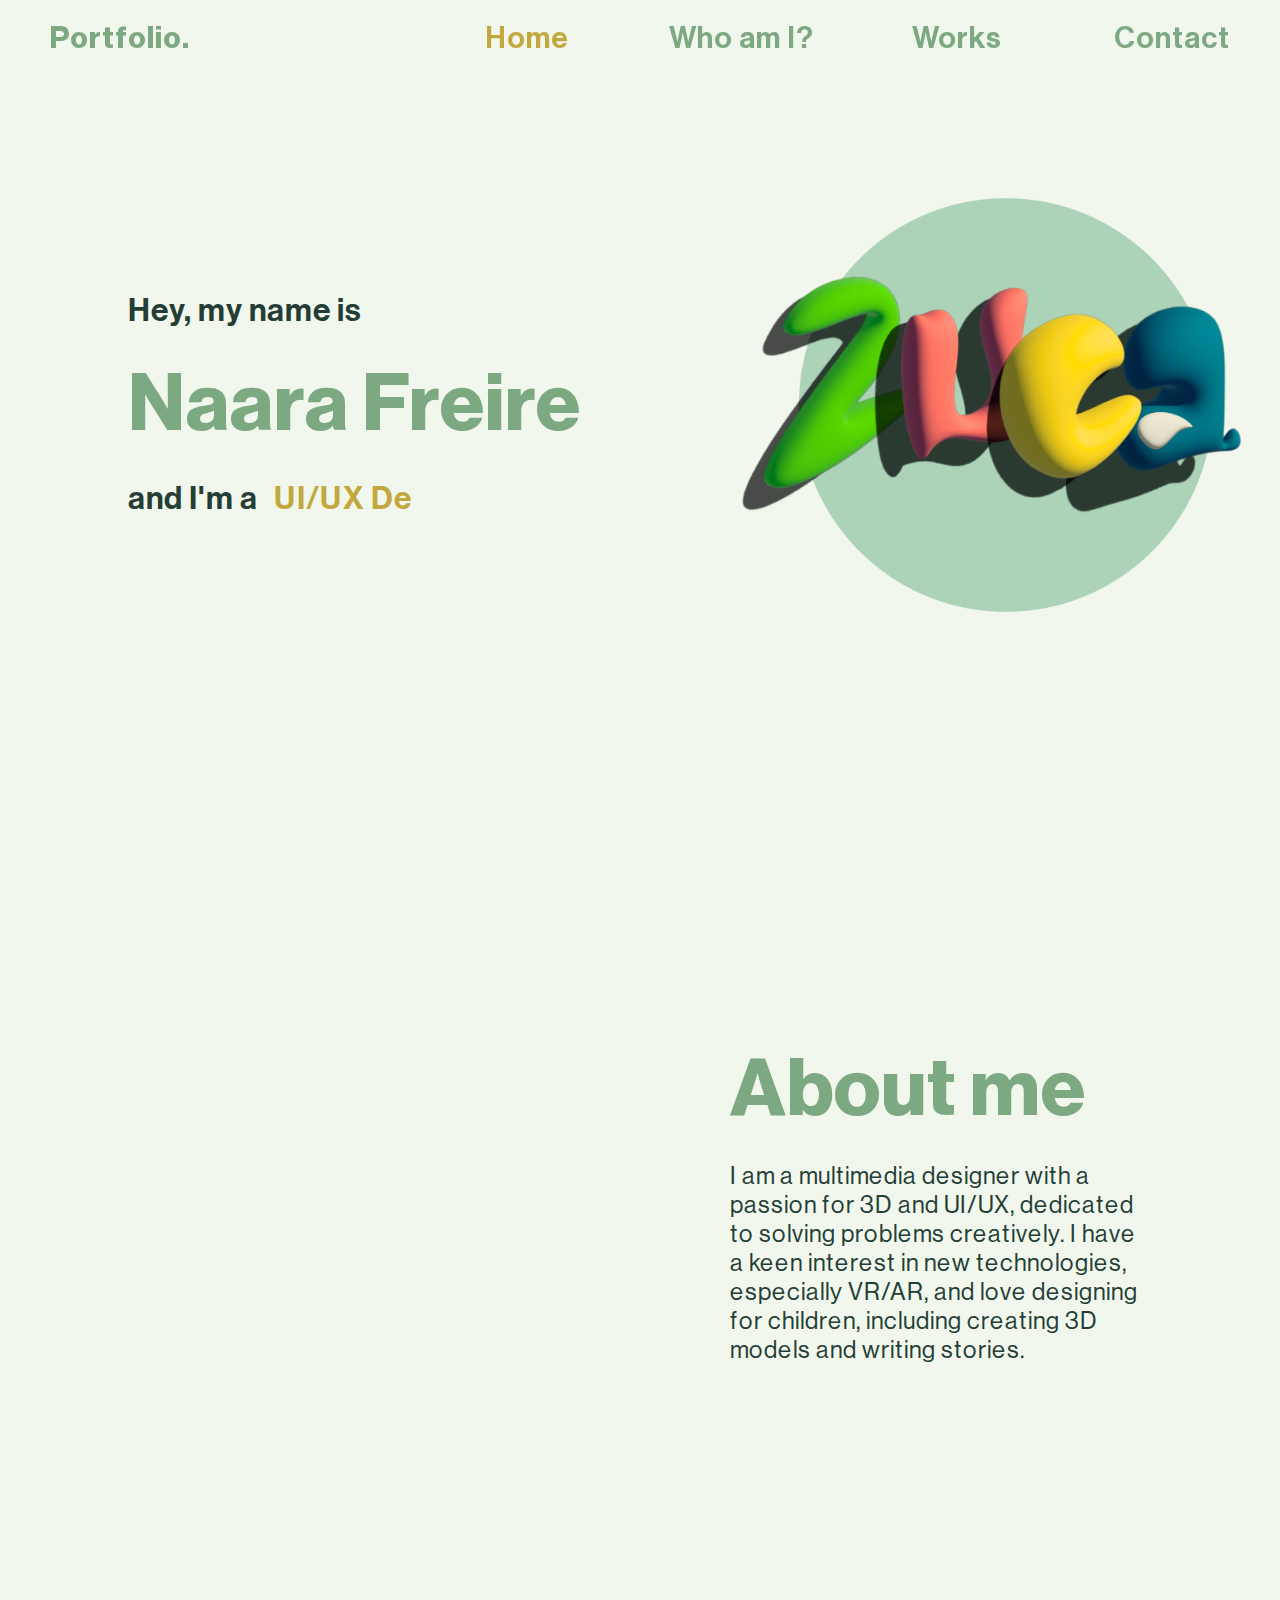
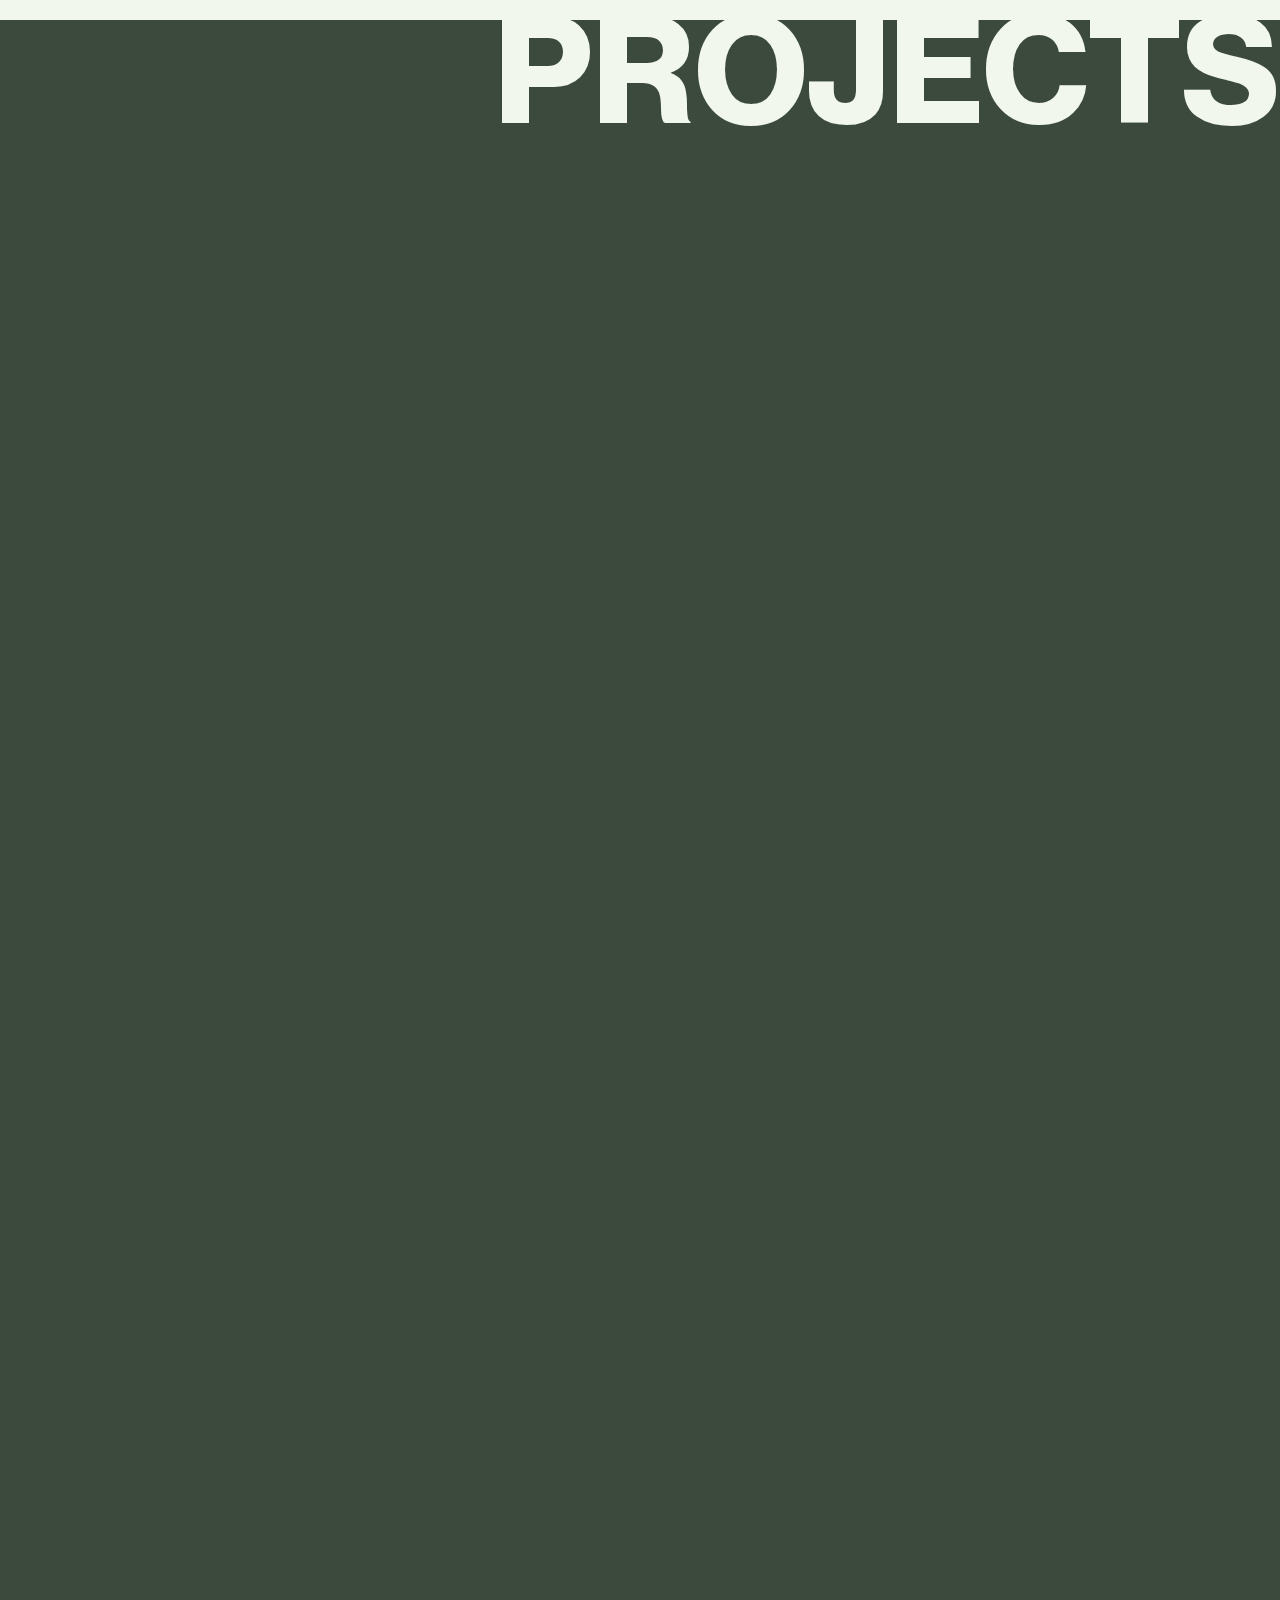
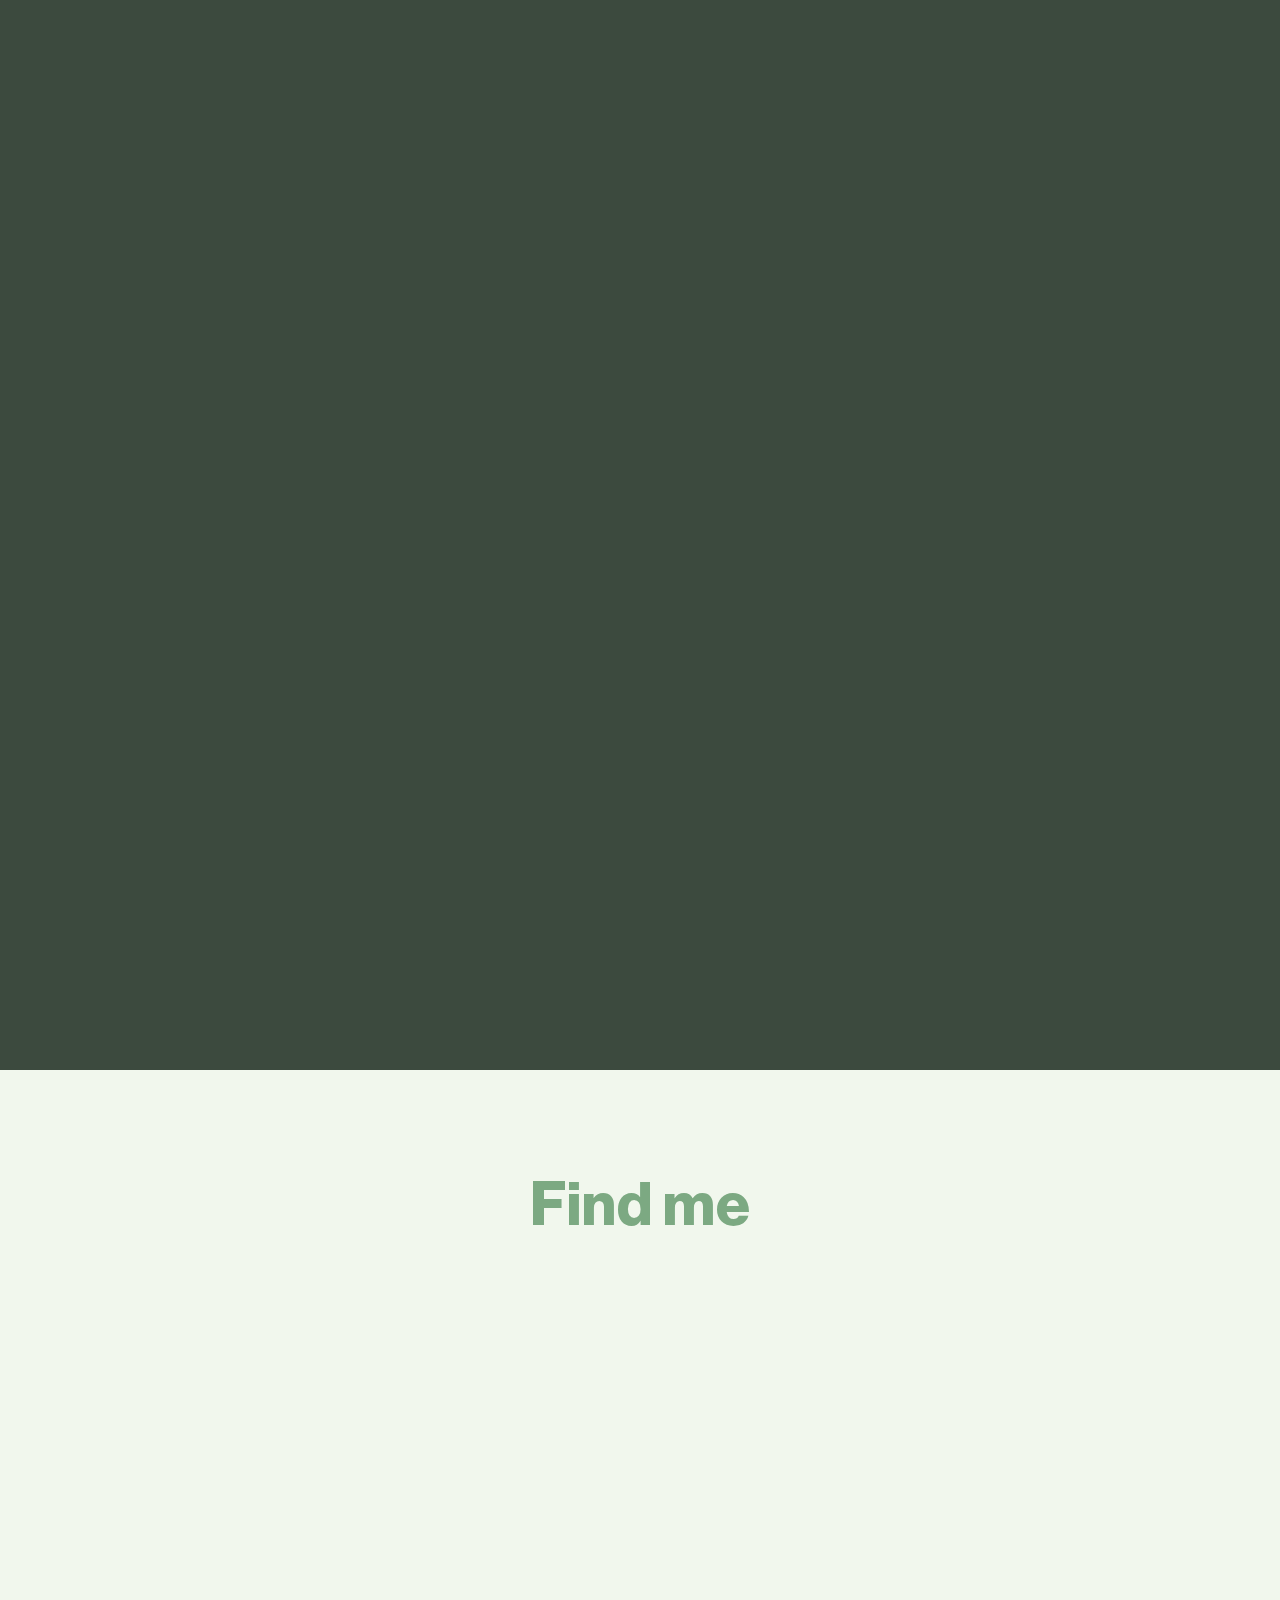
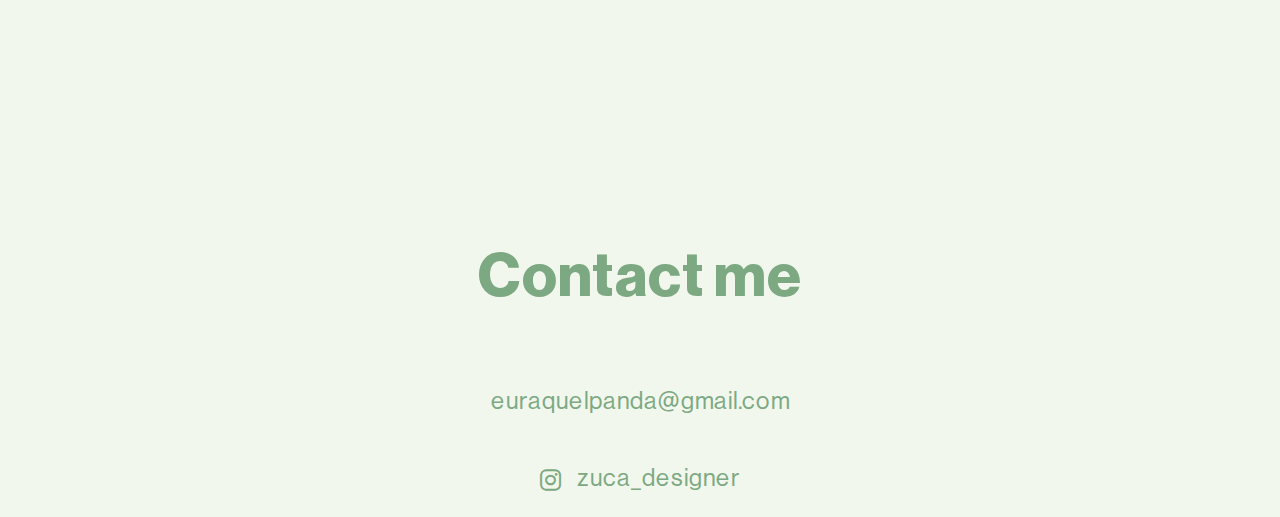
<file: index.html>
<!DOCTYPE html>
<html lang="eng">
<!-- Naara Raquel de Oliveira Freire
3210005
Portfolio 
3ª ano, 2023-2024, 2ª semestre
Laboratório de Projeto II
DGM- ESAD.CR 
Prof. Marco Heleno
31/05/2024 -->
<head>
  <meta charset="UFT-8" />
  <meta name="viewport" content="width=device-width, initial-scale=1.0" />
  <title>Portfolio</title>
  <!-- favicon -->
  <link rel="apple-touch-icon" sizes="180x180" href="./images/favicon/apple-touch-icon.png">
  <link rel="icon" type="image/png" sizes="32x32" href="./images/favicon/favicon-32x32.png">
  <link rel="icon" type="image/png" sizes="16x16" href="./images/favicon/favicon-16x16.png">
  <link rel="manifest" href="./images/favicon/site.webmanifest">
  <meta name="msapplication-TileColor" content="#da532c">
  <meta name="theme-color" content="#ffffff">
  <!-- fontawesome import para logo do instagram -->
  <link rel="stylesheet" href="https://cdnjs.cloudflare.com/ajax/libs/font-awesome/6.5.2/css/all.min.css">
  <!-- importamos fontes e stylesheet -->
  <link rel="stylesheet" href="./fonts/font.css" />
  <link rel="stylesheet" href="./style.css" />
</head>

<body>
  <main>
    <nav> <!-- barra de navegacao -->
      <h1 class="logo">Portfolio.</h1>
      <ul> <!--agrupa e lista os itens da barra de navegacao -->
        <li><a href="#introduction">Home</a></li>
        <li><a href="#about">Who am I?</a></li>
        <li><a href="#work">Works</a></li>
        <li><a href="#contact">Contact</a></li>
      </ul>
    </nav>
    <div class="section introduction" id="introduction">
      <!--classes foram usadas para setorizar os conteudos das paginas -->
      <div class="text-wrapper"> <!--Agrupa elementos textuais a esquerda -->
        <h2>Hey, my name is</h2>
        <!--Span fez com que uma parte do texto tivesse uma cor diferente ao passar o mouse sobre ele -->
        <h1 class="my-name">N<span class="yellow">a</span><span class="red">a</span>r<span class="blue">a</span> F<span
            class="yellow">r</span>e<span class="blue">i</span>r<span class="red">e</span></h1>
        <h2><span>and I'm a </span>
          <span class="animated-text">Multimedia Designer</span>
        </h2>
      </div>
       <!--Agrupa imagem a direita -->
      <div class="img-wrapper"><img class="zuca-image" src="./images/zucapng.png" alt="logo"></div>
    </div>
    <div class="section about" id="about"> <!--classes foram usadas para setorizar os conteudos das paginas -->
      <div class="img-wrapper"><img src="./images/eupng.png" alt="logo"></div>
      <div class="text-wrapper">
        <h1>About me</h1>
        <p>I am a multimedia designer with a passion for 3D and UI/UX, dedicated to solving problems creatively. I have
          a keen interest in new technologies, especially VR/AR, and love designing for children, including creating
          3D models and writing stories.</p>
      </div>
    </div>
    <div class="section work" id="work"> <!--classes foram usadas para setorizar os conteudos das paginas -->
      <h1>Projects</h1>
      <div class="work content">
         <!--elemento que envolve\engobla as imagens dos projetos -->
        <div class="card-wrapper">
          <div class="card card-1">
            <!-- a tag faz com que os elementos fiquem clicaveis e redirecione para a pagina do projeto -->
            <a href="./projects/trash-island.html">
              <!-- definimos card-background separadamente para que apenas a imagem ficasse mais escura ao passar o mouse sob a mesma -->
              <div class="card-background" style="background-image: url(./images/projects/1.png)"></div>
              <p><span>Trash Island</span><br>Trash Island is an immersive VR game designed to teach kids the
                importance of recycling through interactive adventures on a virtual island polluted with waste.</p>
            </a>
          </div>
          <div class="card card-2">
            <a href="./projects/daterate.html">
              <div class="card-background" style="background-image: url(./images/projects/2.png)"></div>
              <p><span>DateRate</span><br>DateRate is a user-friendly app that helps people discover new spots to go
                and allows them to rate and share their experiences.</p>
            </a>
          </div>
          <div class="card card-3">
            <a href="./projects/fox-house.html">
              <div class="card-background" style="background-image: url(./images/projects/3.png)"></div>
              <p><span>Fox's House</span><br>One small isometric kitchen and the Charming Mr. Fox, modeled in Blender,
                designed for children's animation.</p>
            </a>
          </div>
          <div class="card card-4">
            <a href="./projects/cardboard-box.html">
              <div class="card-background" style="background-image: url(./images/projects/4.png)"></div>
              <p><span>Cardboard Box</span><br>This 3D project of a cardboard box, was created to practice and analyze
                texture behavior for a personal project.</p>
            </a>
          </div>
          <div class="card card-5">
            <a href="./projects/so-many-tools.html">
              <div class="card-background" style="background-image: url(./images/projects/5.png)"></div>
              <p><span>So Many Tools, So Little Time</span><br>"So Many Tools, So Little Time" is an AR project
                designed to provoke reflection on how relentless media consumption diminishes our intellectual
                engagement.
              </p>
            </a>
          </div>
          <div class="card card-6">
            <a href="./projects/tutto.html">
              <div class="card-background" style="background-image: url(./images/projects/6.png)"></div>
              <p><span>Tutto</span><br>The redesign of the game Tutto for a personal project aims to infuse it with a
                fresh, playful aesthetic to appeal more effectively to children.</p>
            </a>
          </div>
          <div class="card card-7">
            <a href="./projects/i-love-you-so.html">
            <div class="card-background" style="background-image: url(./images/projects/7.png)"></div>
            <p><span>I Love You So</span> <br>The Spotify Canvas Animation for "I Love You So," crafted as part of a
              university project, integrates visuals to amplify the song's essence.</p>
              </a>
          </div>
          <div class="card card-8">
            <a href="./projects/happiness.html">
              <div class="card-background" style="background-image: url(./images/projects/8.png)"></div>
              <p><span>Happiness</span><br>The Happiness Festival AR poster features a serotonin molecule as its central
                graphic element, modeled and animated in Blender to elevate user engagement and evoke a sense of
                connection.</p>
            </a>
          </div>
        </div>
      </div>
    </div>
    <div class="section contact" id="contact"> <!--classes foram usadas para setorizar os conteudos das paginas -->
      <div class="text-wrapper">
        <h2>Find me</h2>
        <!--localizacao retirada do Google maps -->
        <iframe
          src="https://www.google.com/maps/embed?pb=!1m18!1m12!1m3!1d3082.955585412492!2d-9.141510124225196!3d39.4025108716206!2m3!1f0!2f0!3f0!3m2!1i1024!2i768!4f13.1!3m3!1m2!1s0xd18b3a4441b2e53%3A0x196879cf9e932b4d!2sSILOS%20Contentor%20Criativo!5e0!3m2!1spt-PT!2spt!4v1712611978298!5m2!1spt-PT!2spt"
          height="450" style="border:0;" allowfullscreen="" loading="lazy"
          referrerpolicy="no-referrer-when-downgrade"></iframe>
      </div>
      <div class="text-wrapper">
        <h2>Contact me</h2>
        <!--Redireciona o cliente para o email ao clicar -->
        <p><a href="mailto:euraquelpanda@gmail.com">euraquelpanda@gmail.com</a></p>
        <p><a href="https://www.instagram.com/zuca_designer/" target="_blank"><i class="fa-brands fa-instagram"></i>
            zuca_designer</a></p>
      </div>
    </div>
    <script src="./index.js"></script>
</body>

</html>
</file>
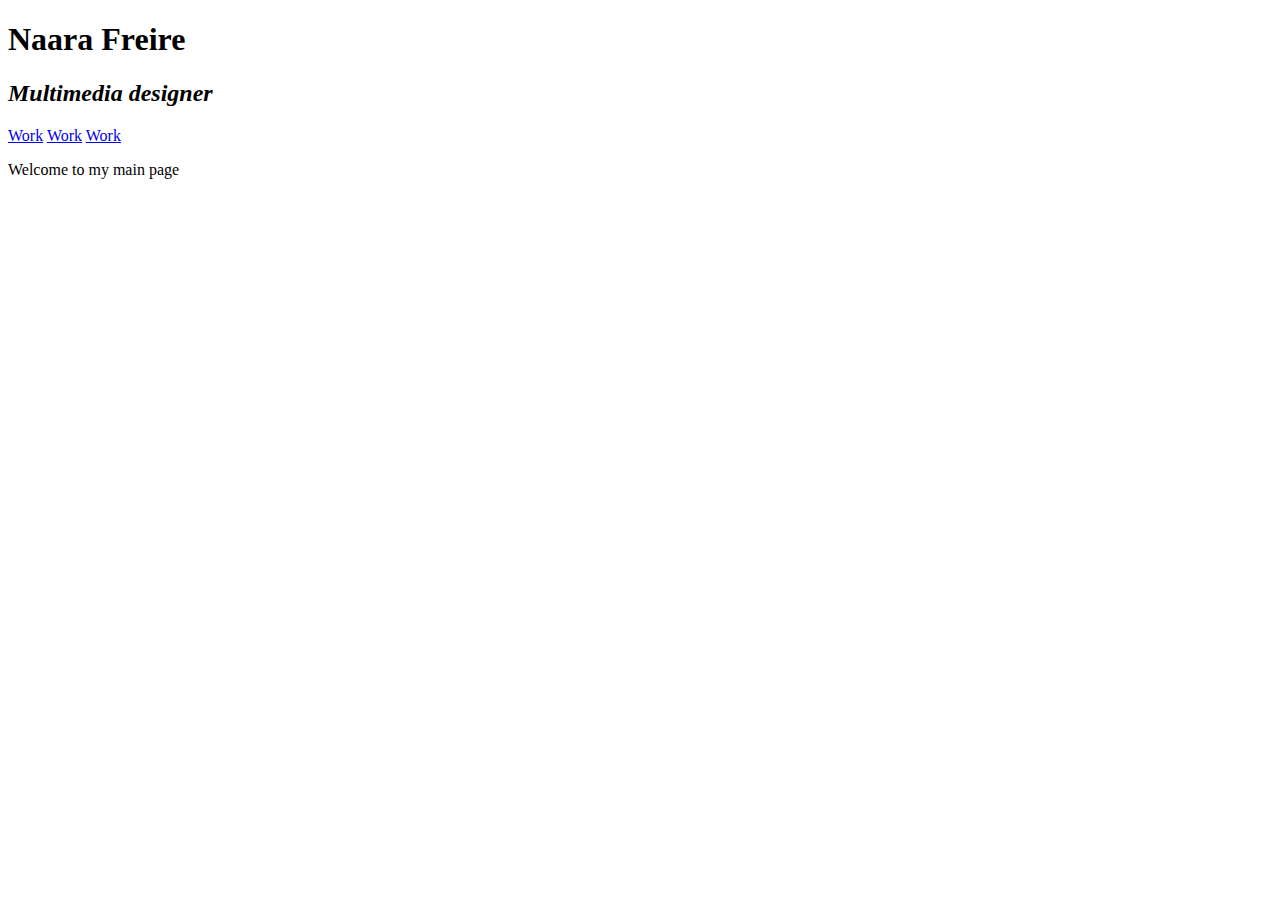
<file: index.html.html>
<!DOCTYPE html>
<html lang="eng">

<head>
   <meta charset="UFT-8">
    <meta name="viewport" content="width=device-width, initial-scale=1.0">
    <title> Portfolio</title>
</head>

    <body> 
            <header> 
            <h1> Naara Freire </h1>
                <h2><em> Multimedia designer</em> </h2>
            </header>

    <nav>           
                <a href="../about.html" target="_self" >Work</a>
                <a href="../work.html" target="_self" >Work</a>
                <a href="contact.html" target="_self" >Work</a>
    </nav>             

                <p> Welcome to my main page </p>                                                                            
   </body>

</html>
</file>
<file: fonts/font.css>
@font-face {
    font-family: 'Neue Haas Grotesk Display Pro';
    src: url('NeueHaasDisplay-BlackItalic.eot');
    src: local('Neue Haas Grotesk Display Pro 96 Black Italic'), local('NeueHaasDisplay-BlackItalic'),
        url('NeueHaasDisplay-BlackItalic.eot?#iefix') format('embedded-opentype'),
        url('NeueHaasDisplay-BlackItalic.woff') format('woff'),
        url('NeueHaasDisplay-BlackItalic.ttf') format('truetype');
    font-weight: 900;
    font-style: italic;
}

@font-face {
    font-family: 'Neue Haas Grotesk Display Pro';
    src: url('NeueHaasDisplay-Mediu.eot');
    src: local('Neue Haas Grotesk Display Pro 65 Medium'), local('NeueHaasDisplay-Mediu'),
        url('NeueHaasDisplay-Mediu.eot?#iefix') format('embedded-opentype'),
        url('NeueHaasDisplay-Mediu.woff') format('woff'),
        url('NeueHaasDisplay-Mediu.ttf') format('truetype');
    font-weight: 500;
    font-style: normal;
}

@font-face {
    font-family: 'Neue Haas Grotesk Display Pro';
    src: url('NeueHaasDisplay-Light.eot');
    src: local('Neue Haas Grotesk Display Pro 45 Light'), local('NeueHaasDisplay-Light'),
        url('NeueHaasDisplay-Light.eot?#iefix') format('embedded-opentype'),
        url('NeueHaasDisplay-Light.woff') format('woff'),
        url('NeueHaasDisplay-Light.ttf') format('truetype');
    font-weight: 300;
    font-style: normal;
}

@font-face {
    font-family: 'Neue Haas Grotesk Display Pro';
    src: url('NeueHaasDisplay-ThinItalic.eot');
    src: local('Neue Haas Grotesk Display Pro 36 Thin Italic'), local('NeueHaasDisplay-ThinItalic'),
        url('NeueHaasDisplay-ThinItalic.eot?#iefix') format('embedded-opentype'),
        url('NeueHaasDisplay-ThinItalic.woff') format('woff'),
        url('NeueHaasDisplay-ThinItalic.ttf') format('truetype');
    font-weight: 100;
    font-style: italic;
}

@font-face {
    font-family: 'Neue Haas Grotesk Display Pro';
    src: url('NeueHaasDisplay-RomanItalic.eot');
    src: local('Neue Haas Grotesk Display Pro 56 Roman Italic'), local('NeueHaasDisplay-RomanItalic'),
        url('NeueHaasDisplay-RomanItalic.eot?#iefix') format('embedded-opentype'),
        url('NeueHaasDisplay-RomanItalic.woff') format('woff'),
        url('NeueHaasDisplay-RomanItalic.ttf') format('truetype');
    font-weight: normal;
    font-style: italic;
}

@font-face {
    font-family: 'Neue Haas Grotesk Display Pro';
    src: url('NeueHaasDisplay-XXThinItalic.eot');
    src: local('Neue Haas Grotesk Display Pro 16 XXThin Italic'), local('NeueHaasDisplay-XXThinItalic'),
        url('NeueHaasDisplay-XXThinItalic.eot?#iefix') format('embedded-opentype'),
        url('NeueHaasDisplay-XXThinItalic.woff') format('woff'),
        url('NeueHaasDisplay-XXThinItalic.ttf') format('truetype');
    font-weight: 100;
    font-style: italic;
}

@font-face {
    font-family: 'Neue Haas Grotesk Display Pro';
    src: url('NeueHaasDisplay-Roman.eot');
    src: local('Neue Haas Grotesk Display Pro 55 Roman'), local('NeueHaasDisplay-Roman'),
        url('NeueHaasDisplay-Roman.eot?#iefix') format('embedded-opentype'),
        url('NeueHaasDisplay-Roman.woff') format('woff'),
        url('NeueHaasDisplay-Roman.ttf') format('truetype');
    font-weight: normal;
    font-style: normal;
}

@font-face {
    font-family: 'Neue Haas Grotesk Display Pro';
    src: url('NeueHaasDisplay-BoldItalic.eot');
    src: local('Neue Haas Grotesk Display Pro 76 Bold Italic'), local('NeueHaasDisplay-BoldItalic'),
        url('NeueHaasDisplay-BoldItalic.eot?#iefix') format('embedded-opentype'),
        url('NeueHaasDisplay-BoldItalic.woff') format('woff'),
        url('NeueHaasDisplay-BoldItalic.ttf') format('truetype');
    font-weight: bold;
    font-style: italic;
}

@font-face {
    font-family: 'Neue Haas Grotesk Display Pro';
    src: url('NeueHaasDisplay-Thin.eot');
    src: local('Neue Haas Grotesk Display Pro 35 Thin'), local('NeueHaasDisplay-Thin'),
        url('NeueHaasDisplay-Thin.eot?#iefix') format('embedded-opentype'),
        url('NeueHaasDisplay-Thin.woff') format('woff'),
        url('NeueHaasDisplay-Thin.ttf') format('truetype');
    font-weight: 100;
    font-style: normal;
}

@font-face {
    font-family: 'Neue Haas Grotesk Display Pro';
    src: url('NeueHaasDisplay-Black.eot');
    src: local('Neue Haas Grotesk Display Pro 95 Black'), local('NeueHaasDisplay-Black'),
        url('NeueHaasDisplay-Black.eot?#iefix') format('embedded-opentype'),
        url('NeueHaasDisplay-Black.woff') format('woff'),
        url('NeueHaasDisplay-Black.ttf') format('truetype');
    font-weight: 900;
    font-style: normal;
}

@font-face {
    font-family: 'Neue Haas Grotesk Display Pro';
    src: url('NeueHaasDisplay-XXThin.eot');
    src: local('Neue Haas Grotesk Display Pro 15 XXThin'), local('NeueHaasDisplay-XXThin'),
        url('NeueHaasDisplay-XXThin.eot?#iefix') format('embedded-opentype'),
        url('NeueHaasDisplay-XXThin.woff') format('woff'),
        url('NeueHaasDisplay-XXThin.ttf') format('truetype');
    font-weight: 100;
    font-style: normal;
}

@font-face {
    font-family: 'Neue Haas Grotesk Display Pro';
    src: url('NeueHaasDisplay-MediumItalic.eot');
    src: local('Neue Haas Grotesk Display Pro 66 Medium Italic'), local('NeueHaasDisplay-MediumItalic'),
        url('NeueHaasDisplay-MediumItalic.eot?#iefix') format('embedded-opentype'),
        url('NeueHaasDisplay-MediumItalic.woff') format('woff'),
        url('NeueHaasDisplay-MediumItalic.ttf') format('truetype');
    font-weight: 500;
    font-style: italic;
}

@font-face {
    font-family: 'Neue Haas Grotesk Display Pro';
    src: url('NeueHaasDisplay-Bold.eot');
    src: local('Neue Haas Grotesk Display Pro 75 Bold'), local('NeueHaasDisplay-Bold'),
        url('NeueHaasDisplay-Bold.eot?#iefix') format('embedded-opentype'),
        url('NeueHaasDisplay-Bold.woff') format('woff'),
        url('NeueHaasDisplay-Bold.ttf') format('truetype');
    font-weight: bold;
    font-style: normal;
}

@font-face {
    font-family: 'Neue Haas Grotesk Display Pro';
    src: url('NeueHaasDisplay-XThin.eot');
    src: local('Neue Haas Grotesk Display Pro 25 XThin'), local('NeueHaasDisplay-XThin'),
        url('NeueHaasDisplay-XThin.eot?#iefix') format('embedded-opentype'),
        url('NeueHaasDisplay-XThin.woff') format('woff'),
        url('NeueHaasDisplay-XThin.ttf') format('truetype');
    font-weight: 100;
    font-style: normal;
}

@font-face {
    font-family: 'Neue Haas Grotesk Display Pro';
    src: url('NeueHaasDisplay-LightItalic.eot');
    src: local('Neue Haas Grotesk Display Pro 46 Light Italic'), local('NeueHaasDisplay-LightItalic'),
        url('NeueHaasDisplay-LightItalic.eot?#iefix') format('embedded-opentype'),
        url('NeueHaasDisplay-LightItalic.woff') format('woff'),
        url('NeueHaasDisplay-LightItalic.ttf') format('truetype');
    font-weight: 300;
    font-style: italic;
}

@font-face {
    font-family: 'Neue Haas Grotesk Display Pro';
    src: url('NeueHaasDisplay-XThinItalic.eot');
    src: local('Neue Haas Grotesk Display Pro 26 XThin Italic'), local('NeueHaasDisplay-XThinItalic'),
        url('NeueHaasDisplay-XThinItalic.eot?#iefix') format('embedded-opentype'),
        url('NeueHaasDisplay-XThinItalic.woff') format('woff'),
        url('NeueHaasDisplay-XThinItalic.ttf') format('truetype');
    font-weight: 100;
    font-style: italic;
}
</file>
<file: style.css>
/*defini a familia da fonte que utilizei*/

html {
  scroll-behavior: smooth;
}

body {
  font-family: 'Neue Haas Grotesk Display Pro';
  letter-spacing: 1px;
  background-color: #f1f7ed;
}

body, html{
  margin:0;
  padding:0;
}

p {
  font-size: 24px;
  color: #243e36;
}

/*usei flex display para setar a o menu de forma que ficassem um ao lado do outro*/
nav {
  display: flex;
  position: fixed;
  width: 100%;
  z-index: 999;
  font-weight: 500;
}

nav .logo {
  width: 30%;
  padding-left: 50px;
  color: #7ca982;
  font-size: 30px;
  display:none;
  
  @media only screen and (min-width: 1200px) {
    display:block;
  }
}

nav ul {
  display: flex;
  justify-content: center; /*posiciona os elementos centralizados horizontalmente*/
  align-items: center; /*posiciona os elementos centralizados verticalmente*/
  list-style: none; /*remove as bolinhas da lista, bullet points*/
  width: 100%;
  padding: 0px;

  @media only screen and (min-width: 1200px) {
    width: 70%;
  }
}

ul {
  list-style: none; /*remove as bolinhas da lista, bullet points*/
}

nav li {
  flex: 1; /*configura todos os elementos da lista com a mesma largura */
  font-size: 18px;
  display: flex;
  justify-content: center;

  @media only screen and (min-width: 1200px) {
    font-size: 30px; /* muda o tamanho da fonte para dispositivos a partir de 1200px de largura*/
  }
}

nav .active a {
  color: #c2a83e;
}

a {
  color: #7ca982;
  text-decoration: none; /* removeu a underline da a tag*/
}

/*pagina index*/
.introduction, .about {
  display: flex;
}

.introduction {
  flex-direction: column-reverse;
  padding-top: 100px;

  @media only screen and (min-width: 1200px) {
    flex-direction: row;
    padding-top: 0px;
  }
}

.introduction h2 {
  font-weight: 500;
}

.text-wrapper {
  display: flex;
  flex-direction: column; /* configura os itens flex abaixo um do outro*/
  padding-left: 10%;
  justify-content: center;
  flex: 1;

  @media only screen and (max-width: 1199px) {  /* muda o tamanho da fonte para dispositivos até  1200px de largura*/
    padding: 0px;
    text-align: center;
  }
}

.text-wrapper h1 {
  color: #7ca982;
  font-size: 80px;
  margin: 0; /* margem excluida para melhoramento estetico e melhor disposicao do texto acima e abaixo */

  @media only screen and (max-width: 1199px) {
    font-size: 40px;
  }
}

.text-wrapper h2 {
  color: #243e36;
  font-size: 2rem; /* medida utilizada ao inves de px pois tive problemas ao testar em outros computadores, e esta foi a versao que melhor se adaptou */

  @media only screen and (max-width: 1199px) {
    font-size: 1rem;
  }
}

.img-wrapper {
  display: flex;
  justify-content: center;
  flex-direction: column; /* organiza os elemntos do image-wrapper em colunas, um ao lado do outro */
  flex: 1; /* posiciona a largura do img-wrapper*/
  align-items: center;
}

.img-wrapper img {
  width: 350px;

  @media only screen and (min-width: 1200px) {
    width: 500px;
  }
}

.introduction .animated-text {
    margin-left: 10px;
    color: #c2a83e; 
}

.zuca-image {
    opacity: 1; /* desativa animação de surgimento de imagem, deixando-a a mostra sem que seja preciso dar scroll*/
}

.my-name:hover > .yellow { /* se der hover sobre o meu nome, os elementos da classe yellow mudam sua cor para amarelo*/
    color: #C2A83E;
}

.my-name:hover > .red { /* o mesmo se aplica a este, e ao debaixo*/
    color: #AD6D64;
}

.my-name:hover > .blue {
    color: #9392C5;
}

/*pagina about*/
.about {
  display: flex;
  padding-left: 10%;
  padding-right: 10%;

  @media only screen and (max-width: 1199px) {
    flex-direction: column;
  }
}

.about h1 {
  @media only screen and (max-width: 1199px) {
    padding-top: 20px;
  }
}

.about p {
  @media only screen and (max-width: 1199px) {
    font-size: 1rem;
  }
}

/*pagina contact*/

.contact {
  padding: 50px;
}

.contact h1 {
  text-align: center;
  padding-bottom: 50px;
}

.contact h2 {
  color: #7ca982;
  font-size: 60px;

  @media only screen and (max-width: 1199px) {
    font-size: 2rem;
  }
}

.contact iframe {
  width: 100%;
  margin-bottom: 50px;
}

.contact .text-wrapper {
  text-align: center;
  padding-left: 0px;
}

.contact a:hover {
  color: #c2a83e;
}

.section {
  padding-bottom: 10vh; /* define padding com o valor de 10% da altura da tela. vh pode ser usada para definir valores relativos a altura da tela */

  @media only screen and (min-width: 1200px) {
    height: 90vh;
    padding-bottom: 0px;
  }
}

img {
  opacity: 0; /* esconde todas as imagens quando a pagina é carregada*/
  transition: opacity 2s ease-in-out; /* configura o tipo de animação para as imagens aparecerem*/
}

.fa-instagram {
    vertical-align: middle;
    margin-right: 10px;
}

/*pagina work*/

.work {
    background-color: #3C4A3E;
    position: relative;
    height: 2350px;
    padding-top: 300px;

    @media only screen and (max-width: 1199px) {
      padding-top: 100px;
    }
}

.work h1 {
    position: absolute; /*tira o elemento do DOM flow geral, isto faz com que os elementos não seja mais relativo aos outros elementos*/
    top: -35px; /*valores top, right, left e bottom são usados para definir a posição do elemento enquanto em posição absoluta*/
    right: 0px;
    margin: 0px; /*remove margens padrões que preexistem nos elementos H1*/
    color: #f1f7ed;
    font-size: 150px;
    text-transform: uppercase; /*usei para testar deixar todas letras em maiusculas*/

    @media only screen and (max-width: 1199px) {
      font-size: 64px;
      top: -18px;
    }
}

.work .content {
    padding: 0px;
    margin-left: auto; /*margem auto usadas para centralizar o elemento*/
    margin-right: auto;
    position: relative;/*aqui tive que especialmente definir isto para criar limites para as imagens dos meus projetos não invadirem o espaço de cima da página, respeitando os limites do container*/

    @media only screen and (min-width: 1200px) {
      width: 1200px;
    }
}

.work .card {
    position: absolute;

    @media only screen and (max-width: 1199px) {
      position: relative; /*em dispositivos mobile, as imagens dos projetos são apresentadas em linha vertical, um abaixo do outro*/
    }
}

.work .card-wrapper {
    opacity: 0; /*configura a visibilidade das imagens a 0*/
    transition: opacity 2s ease-in-out; /*animação para criar efeito smooth de transição entre as sessões*/

    @media only screen and (max-width: 1199px) {
      display: flex;
      flex-direction: column;
      align-items: center;
      gap: 20px; /*define o espaço entre os elementos flex*/
    }
}

.card:hover a > .card-background { /*seleciona card-background ao passar o mouse sobre a imagem do projeto. Isto é necessário para que somente a imagem fique escura, mas não o seu conteúdo, neste caso: texto*/
    animation: reduceBrightnessAnimation .5s linear forwards; /* ao passar o mouse sobre o projeto, esta animação faz com que a imagem fique mais escura */
}

.card:hover {
    animation: zIndexAnimation .5s linear forwards; /*esta animação faz com que ao passar o mouse sobre uma imagem do projeto, a mesma é destacada e trazida para frente*/
    cursor: pointer; /*muda o mouse ao passar pela imagem do projeto*/
}

.work .card-background {
    background-size: cover; /*define o tamanho da imagem */
    height: 100%;
    width: 100%;
    border-radius: 5px; /*arredonda as bordas da imagem*/
    box-shadow: 10px 5px 10px rgba(0, 0, 0, 0.15); /* adiciona dropshadow nas imagens dos projetos*/
}

.work p {
    position: absolute;
    font-size: 20px;
    font-weight: 100; 
    color: white;
    padding: 40px;
    bottom: 0px;
    opacity: 0%;
}

.work p span {
    font-size: 40px;
    font-weight: 800;
}

.work .card:hover p {
  @media only screen and (min-width: 1200px) {
    animation: appearTextAnimation .5s linear forwards;  /*esta animação faz com que o texto apareça ao passar o mouse sobre a imagem, disponível apenas para desktop*/
  }
}

/*disposição das imagens na sessão de projetos*/

.work .card-1 {
    width: 400px;
    height: 650px;
    top: 300px;
    z-index: 3;

    @media only screen and (max-width: 1199px) {
      position: relative;
      height: 0px;
      top: 0px;
      width: 200px;
      height: 325px;
    }
}

.work .card-2 {
    height: 450px;
    width: 750px;
    z-index: 1;
    left: 50px;

    @media only screen and (max-width: 1199px) {
      position: relative;
      left: 0px;
      width: 375px;
      height: 225px;
    }
}

.work .card-3 {
    height: 400px;
    width: 650px;
    z-index: 1;
    right: 0px;
    top: 600px;

    @media only screen and (max-width: 1199px) {
      position: relative;
      top: 0px;
      width: 325px;
      height: 200px;
    }
}

.work .card-4 {
    height: 500px;
    width: 500px;
    z-index: 2;
    left: 100px;
    top: 800px;

    @media only screen and (max-width: 1199px) {
      position: relative;
      top: 0px;
      left: 0px;
      width: 250px;
      height: 250px;
    }
}

.work .card-5 {
    height: 650px;
    width: 650px;
    z-index: 1;
    top: 1000px;
    left: 500px;

    @media only screen and (max-width: 1199px) {
      position: relative;
      top: 0px;
      left: 0px;
      width: 325px;
      height: 325px;
    }
}

.work .card-6 {
    height: 500px;
    width: 750px;
    z-index: 0;
    top: 1600px;
    right: 0;

    @media only screen and (max-width: 1199px) {
      position: relative;
      top: 0px;
      width: 375px;
      height: 250px;
    }
}

.work .card-7 {
    height: 750px;
    width: 450px;
    z-index: 0;
    top: 1400px;
    left: 10px;

    @media only screen and (max-width: 1199px) {
      position: relative;
      top: 0px;
      left: 0px;
      height: 375px;
      width: 225px;
    }
}

.work .card-8 {
    height: 600px;
    width: 420px;
    z-index: 0;
    right: 30px;
    top: 120px;

    @media only screen and (max-width: 1199px) {
      position: relative;
      top: 0px;
      left: 0px;
      height: 300px;
      width: 210px;
    }
}

/*animações*/

@keyframes reduceBrightnessAnimation {
  0% {
      filter: brightness(100%);
  }
  100% {
      filter: brightness(20%);
  }
}

@keyframes zIndexAnimation {
  0% {
      z-index: 1;
  }
  100% {
      z-index: 999;
  }
}

@keyframes appearTextAnimation {
  0% {
      opacity: 0%;
  }
  100% {
      opacity: 100%;
  }
}

/*pagina project individual*/

.project-body {
    @media only screen and (min-width: 1200px) {
      overflow: hidden;/*desativa scrollling total da página em desktop*/
    }
}

.project-content {
    padding: 50px;
    padding-top: 100px;
    display: flex;

    @media only screen and (max-width: 1199px) {
      flex-direction: column;
    }
}

.project-content img {
    opacity: 1;
}

.project-content .images-container{
    overflow: auto; /*abilita scrolling das images do projeto*/
    max-height: 80vh;
    flex: 2;
}

.project-content .images-container img{
    width: 100%;
}

.project-content .text-container{
    text-align: center;
    flex: 1;
    padding: 20px;
    display: flex;
    flex-direction: column;
    justify-content: space-between;
}

.project-content .text-container p, .project-content .text-container li {
    font-size: 1rem;
    color: #676666;
}

.project-content .text-container h1 {
    font-size: 3rem;
    font-weight: 500;
}

.project-content .text-container h2 {
    font-size: 2rem;
    font-weight: 300;
    color: #555454;
}

.project-content .text-container ul {
    display: flex;
    flex-direction: column;
    align-items: center;
    justify-content: center;
    padding: 0px;
    width: 100%;
}

.project-content .text-container h1, .project-content .text-container h2, .project-content .text-container p, .project-content .text-container ul {
  margin: 0px;
}

/*cores individuais das paginas dos projetos*/
.daterate {
    background-color: #F6EEED;
}

.daterate ul li a, .daterate .logo, .daterate h1{
    color: #FF7859;
}

.happiness {
    background-color: #FAFAFA;
}

.happiness ul li a, .happiness .logo, .happiness h1{
    color: #1A1850;
}

.project-content iframe {
    width: 100%;
    height: 550px;
}

.so-many-tools {
    background-color: #FAFAFA;
}

.so-many-tools ul li a, .so-many-tools .logo, .so-many-tools h1{
    color: #040505;
}

.trash-island {
    background-color: #EFFFF9;
}

.trash-island ul li a, .trash-island .logo, .trash-island h1{
    color: #FFAA00;
}

.fox-house {
    background-color: #F6ECDC;
}

.fox-house ul li a, .fox-house .logo, .fox-house h1{
    color: #EB6752;
}

.cardboard-box {
  background-color: #FFFEF2;
}

.cardboard-box ul li a, .cardboard-box .logo, .cardboard-box h1{
  color: #895F1F;
}

.tutto {
  background-color: #FFF5F5;
}

.tutto ul li a, .tutto .logo, .tutto h1{
  color: #C93F3F;
}

.i-love-you-so {
  background-color: #FFEDDB;
}

.i-love-you-so-qr {
  padding-left: 37.5%;
  padding-right: 37.5%;
  width: 25%!important;
  background-color: white;
}

.i-love-you-so ul li a, .i-love-you-so .logo, .i-love-you-so h1{
  color: #220E0E;
}
</file>
